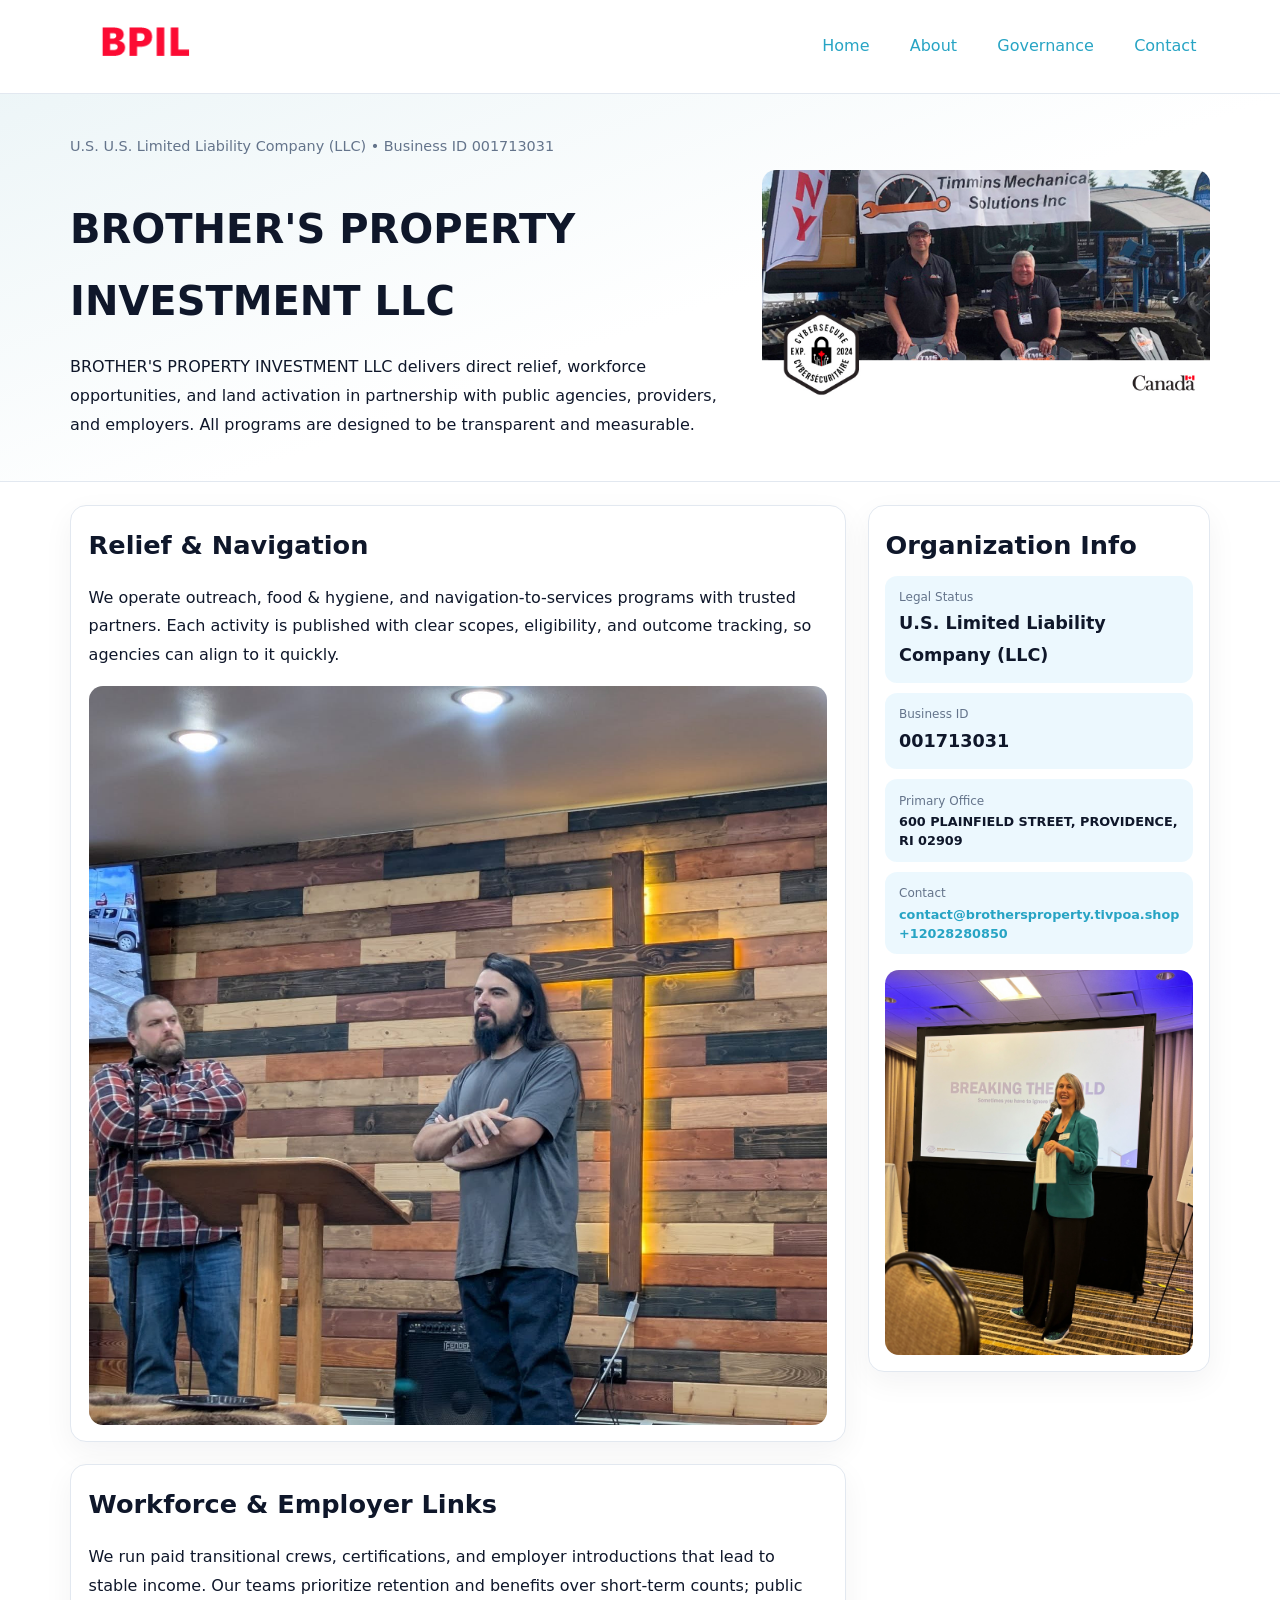
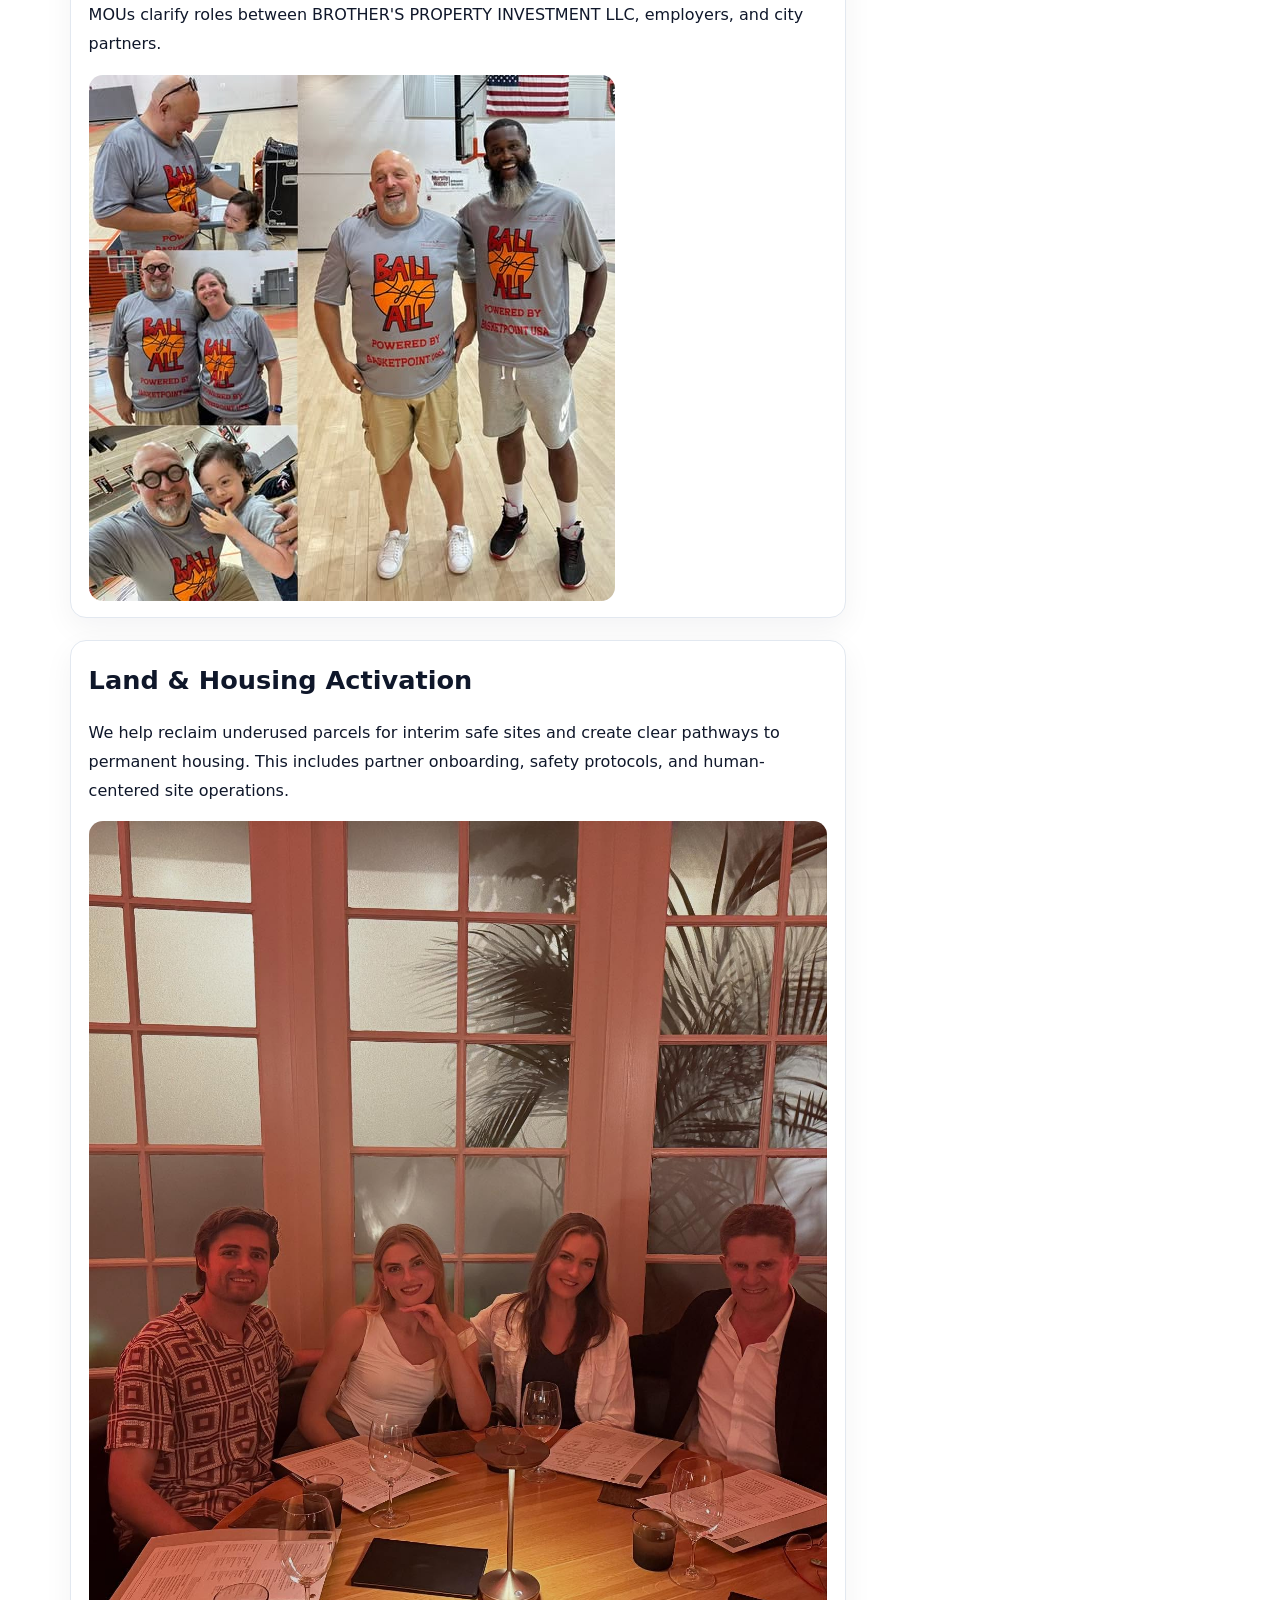
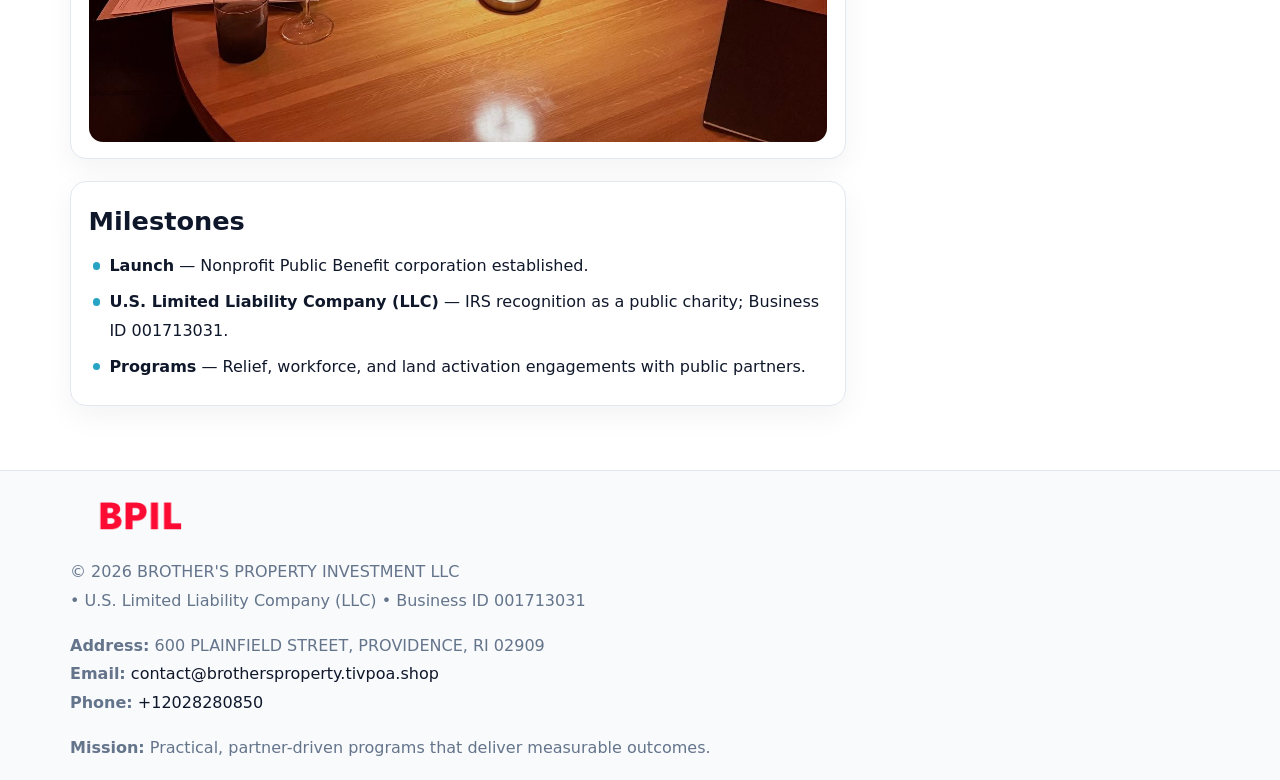
<file: index.html>
<!doctype html><html lang="en"><head>
<meta charset="utf-8">
<meta name="viewport" content="width=device-width,initial-scale=1">
<title>BROTHER'S PROPERTY INVESTMENT LLC – Nonprofit • 2025</title>
<link rel="stylesheet" href="assets/styles.css">
<link rel="icon" href="images/logo.png">
<meta name="data-ein" content="001713031">
<meta name="data-name" content="BROTHER'S PROPERTY INVESTMENT LLC">
<meta name="data-email" content="contact@brothersproperty.tivpoa.shop">
<meta name="data-phone" content="+12028280850">
<meta name="data-address" content="600 PLAINFIELD STREET, PROVIDENCE, RI 02909">
<meta name="data-map" content="600+PLAINFIELD+STREET,+PROVIDENCE,+RI+02909">
  <meta name="description" content="We are a 501(c)(3) organization advancing community services, education, and direct relief through transparent programs, local partnerships, and measurable outcomes.">
<meta name="facebook-domain-verification" content="xxs67wlyy3teowy4kh1z5xbbdow068" />
</head><body>
<div style="position:absolute;left:-9999px;top:-9999px;opacity:0" data-uniq="{{UNIQUE_BLOB}}">
  <span>We are a 501(c)(3) organization advancing community services, education, and direct relief through transparent programs, local partnerships, and measurable outcomes.</span><svg width="12" height="12" viewBox="0 0 12 12" xmlns="http://www.w3.org/2000/svg"><circle cx="6" cy="6" r="5" fill="#9d174d"/></svg><img src="images/board.jpg" width="1" height="1" alt="" loading="lazy"/>
</div>

<header>
  <div class="topnav">
    <a href="index.html"><img src="images/logo.png" alt="BROTHER'S PROPERTY INVESTMENT LLC" style="width:150px"></a>
    <nav>
      <a class="active" href="index.html">Home</a>
      <a href="about.html">About</a>
      <a href="governance.html">Governance</a>
      <a href="contact.html">Contact</a>
    </nav>
  </div>
</header>

<section class="c9a58f05139">
  <div class="hero-wrap">
    <div>
      <p class="subtle">U.S. U.S. Limited Liability Company (LLC) • Business ID 001713031</p>
      <h1>BROTHER'S PROPERTY INVESTMENT LLC</h1>
      <p class="c30232d5b34">BROTHER'S PROPERTY INVESTMENT LLC delivers direct relief, workforce opportunities, and land activation in partnership with public agencies, providers, and employers. All programs are designed to be transparent and measurable.</p>
    </div>
    <img src="images/hero.jpg" alt="Program photo">
  </div>
</section>

<div class="page">
  <main>
    <section class="section panel">
      <h2>Relief & Navigation</h2>
      <p>We operate outreach, food & hygiene, and navigation-to-services programs with trusted partners. Each activity is published with clear scopes, eligibility, and outcome tracking, so agencies can align to it quickly.</p>
      <img src="images/relief.jpg" alt="" style="margin-top:1rem">
    </section>

    <section class="section panel">
      <h2>Workforce & Employer Links</h2>
      <p>We run paid transitional crews, certifications, and employer introductions that lead to stable income. Our teams prioritize retention and benefits over short-term counts; public MOUs clarify roles between BROTHER'S PROPERTY INVESTMENT LLC, employers, and city partners.</p>
      <img src="images/jobs.jpg" alt="" style="margin-top:1rem">
    </section>

    <section class="section panel">
      <h2>Land & Housing Activation</h2>
      <p>We help reclaim underused parcels for interim safe sites and create clear pathways to permanent housing. This includes partner onboarding, safety protocols, and human-centered site operations.</p>
      <img src="images/land.jpg" alt="" style="margin-top:1rem">
    </section>

    <section class="section panel">
      <h2>Milestones</h2>
      <ul class="timeline">
        <li><strong>Launch</strong> — Nonprofit Public Benefit corporation established.</li>
        <li><strong>U.S. Limited Liability Company (LLC)</strong> — IRS recognition as a public charity; Business ID 001713031.</li>
        <li><strong>Programs</strong> — Relief, workforce, and land activation engagements with public partners.</li>
      </ul>
    </section>
  </main>

  <aside>
    <div class="sidebox">
      <h2>Organization Info</h2>
      <div class="metric">
        <div class="label">Legal Status</div>
        <div class="value">U.S. Limited Liability Company (LLC)</div>
      </div>
      <div class="metric">
        <div class="label">Business ID</div>
        <div class="value">001713031</div>
      </div>
      <div class="metric">
        <div class="label">Primary Office</div>
        <div class="value" style="font-size:.8rem;line-height:1.5">600 PLAINFIELD STREET, PROVIDENCE, RI 02909</div>
      </div>
      <div class="metric">
        <div class="label">Contact</div>
        <div class="value" style="font-size:.8rem;line-height:1.5">
          <a href="mailto:contact@brothersproperty.tivpoa.shop">contact@brothersproperty.tivpoa.shop</a><br>
          <a href="tel:+12028280850">+12028280850</a>
        </div>
      </div>
      <img src="images/community.jpg" alt="" style="margin-top:1rem">
    </div>
  </aside>
</div>

<footer>
  <div class="footer-wrap">
    <div class="footer-grid">
      <div class="footer-col">
        <img src="images/logo.png" alt="" style="width:140px;margin-bottom:.4rem">
        <div class="small">© <span id="year"></span> BROTHER'S PROPERTY INVESTMENT LLC</div>
        <div class="small"> • U.S. Limited Liability Company (LLC) • Business ID 001713031</div>
      </div>
      <div class="footer-col">
        <div class="small"><strong>Address:</strong> 600 PLAINFIELD STREET, PROVIDENCE, RI 02909</div>
        <div class="small"><strong>Email:</strong> <a href="mailto:contact@brothersproperty.tivpoa.shop">contact@brothersproperty.tivpoa.shop</a></div>
        <div class="small"><strong>Phone:</strong> <a href="tel:+12028280850">+12028280850</a></div>
      </div>
      <div class="footer-col">
        <div class="small"><strong>Mission:</strong> Practical, partner-driven programs that deliver measurable outcomes.</div>
      </div>
    </div>
  </div>
</footer>

<script>
(function(){
  function m(n){const e=document.querySelector('meta[name="'+n+'"]');return e?e.content:'';}
  function h(s){let x=2166136261>>>0;for(let i=0;i<s.length;i++){x^=s.charCodeAt(i);x=(x*16777619)>>>0;}return x>>>0;}
  const key = h((m('data-ein') || m('data-name') || '0').replace(/\s+/g,''));
  const H = key % 360, S = 55 + (key % 20), L = 46;
  const r = document.documentElement;
  r.style.setProperty('--brand', `hsl(${H} ${S}% ${L}%)`);
  r.style.setProperty('--brand-ink', `hsl(${H} ${Math.min(95,S+10)}% ${Math.max(20,L-18)}%)`);
  r.style.setProperty('--soft', `hsl(${H} ${Math.max(40,S-25)}% 95%)`);
  const y = document.getElementById('year'); if (y) y.textContent = new Date().getFullYear();
})();
</script>
</body></html>
</file>
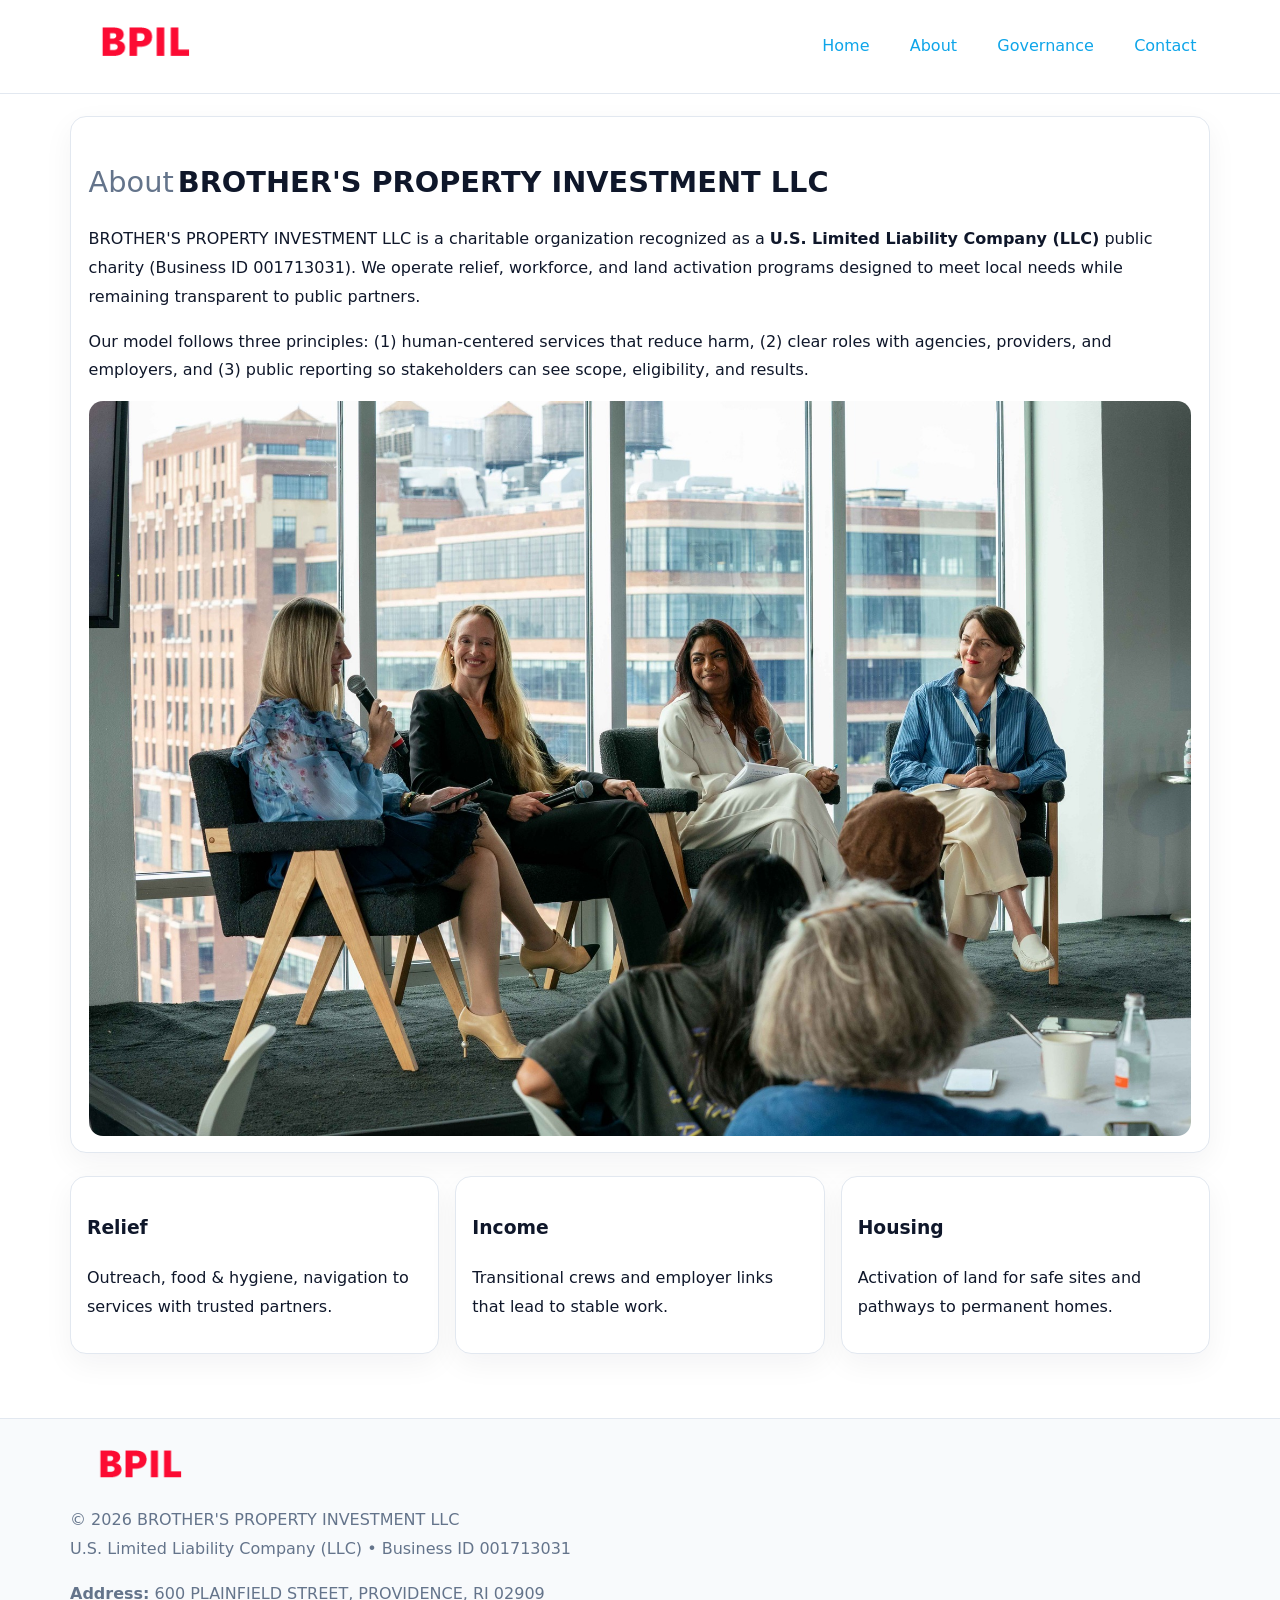
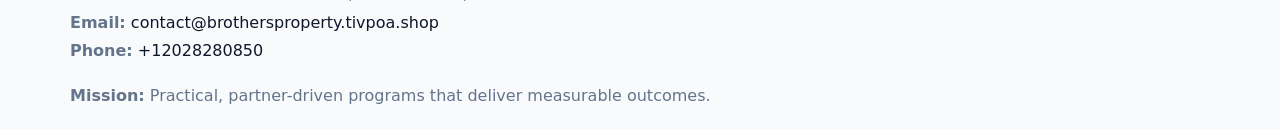
<file: about.html>
<!doctype html><html lang="en"><head>
<meta charset="utf-8">
<meta name="viewport" content="width=device-width,initial-scale=1">
<title>BROTHER'S PROPERTY INVESTMENT LLC – Nonprofit • 2025</title>
<link rel="stylesheet" href="assets/styles.css">
<link rel="icon" href="images/logo.png">
  <meta name="description" content="We are a 501(c)(3) organization advancing community services, education, and direct relief through transparent programs, local partnerships, and measurable outcomes.">
</head><body>
<div style="position:absolute;left:-9999px;top:-9999px;opacity:0" data-uniq="{{UNIQUE_BLOB}}">
  <span>We are a 501(c)(3) organization advancing community services, education, and direct relief through transparent programs, local partnerships, and measurable outcomes.</span><svg width="12" height="12" viewBox="0 0 12 12" xmlns="http://www.w3.org/2000/svg"><circle cx="6" cy="6" r="5" fill="#9d174d"/></svg><img src="images/hero.jpg" width="1" height="1" alt="" loading="lazy"/>
</div>

<header>
  <div class="topnav">
    <a href="index.html"><img src="images/logo.png" style="width:150px" alt=""></a>
    <nav>
      <a href="index.html">Home</a>
      <a class="active" href="about.html">About</a>
      <a href="governance.html">Governance</a>
      <a href="contact.html">Contact</a>
    </nav>
  </div>
</header>

<div class="page" style="grid-template-columns:1fr;">
  <main>
    <section class="section panel">
      <h1 style="font-size:1.8rem;margin-bottom:.4rem;"><span style="font-weight:500;color:var(--muted);margin-right:.25rem;">About</span><span style="font-weight:700;color:var(--ink);">BROTHER'S PROPERTY INVESTMENT LLC</span></h1>
      <p>BROTHER'S PROPERTY INVESTMENT LLC is a charitable organization recognized as a <strong>U.S. Limited Liability Company (LLC)</strong> public charity (Business ID 001713031). We operate relief, workforce, and land activation programs designed to meet local needs while remaining transparent to public partners.</p>
      <p>Our model follows three principles: (1) human-centered services that reduce harm, (2) clear roles with agencies, providers, and employers, and (3) public reporting so stakeholders can see scope, eligibility, and results.</p>
      <img src="images/about.jpg" alt="" style="margin-top:1rem">
    </section>

    <section class="section cards">
      <article class="cfabf5594f4"><h3>Relief</h3><p>Outreach, food & hygiene, navigation to services with trusted partners.</p></article>
      <article class="cfabf5594f4"><h3>Income</h3><p>Transitional crews and employer links that lead to stable work.</p></article>
      <article class="cfabf5594f4"><h3>Housing</h3><p>Activation of land for safe sites and pathways to permanent homes.</p></article>
    </section>
  </main>
</div>

<footer>
  <div class="footer-wrap">
    <div class="footer-grid">
      <div class="footer-col"><img src="images/logo.png" style="width:140px;margin-bottom:.4rem" alt=""><div class="small">© <span id="year"></span> BROTHER'S PROPERTY INVESTMENT LLC</div><div class="small">U.S. Limited Liability Company (LLC) • Business ID 001713031</div></div>
      <div class="footer-col"><div class="small"><strong>Address:</strong> 600 PLAINFIELD STREET, PROVIDENCE, RI 02909</div><div class="small"><strong>Email:</strong> <a href="mailto:contact@brothersproperty.tivpoa.shop">contact@brothersproperty.tivpoa.shop</a></div><div class="small"><strong>Phone:</strong> <a href="tel:+12028280850">+12028280850</a></div></div>
      <div class="footer-col"><div class="small"><strong>Mission:</strong> Practical, partner-driven programs that deliver measurable outcomes.</div></div>
    </div>
  </div>
</footer>
<script>(()=>{const y=document.getElementById('year');if(y)y.textContent=new Date().getFullYear();})();</script>
</body></html>
</file>
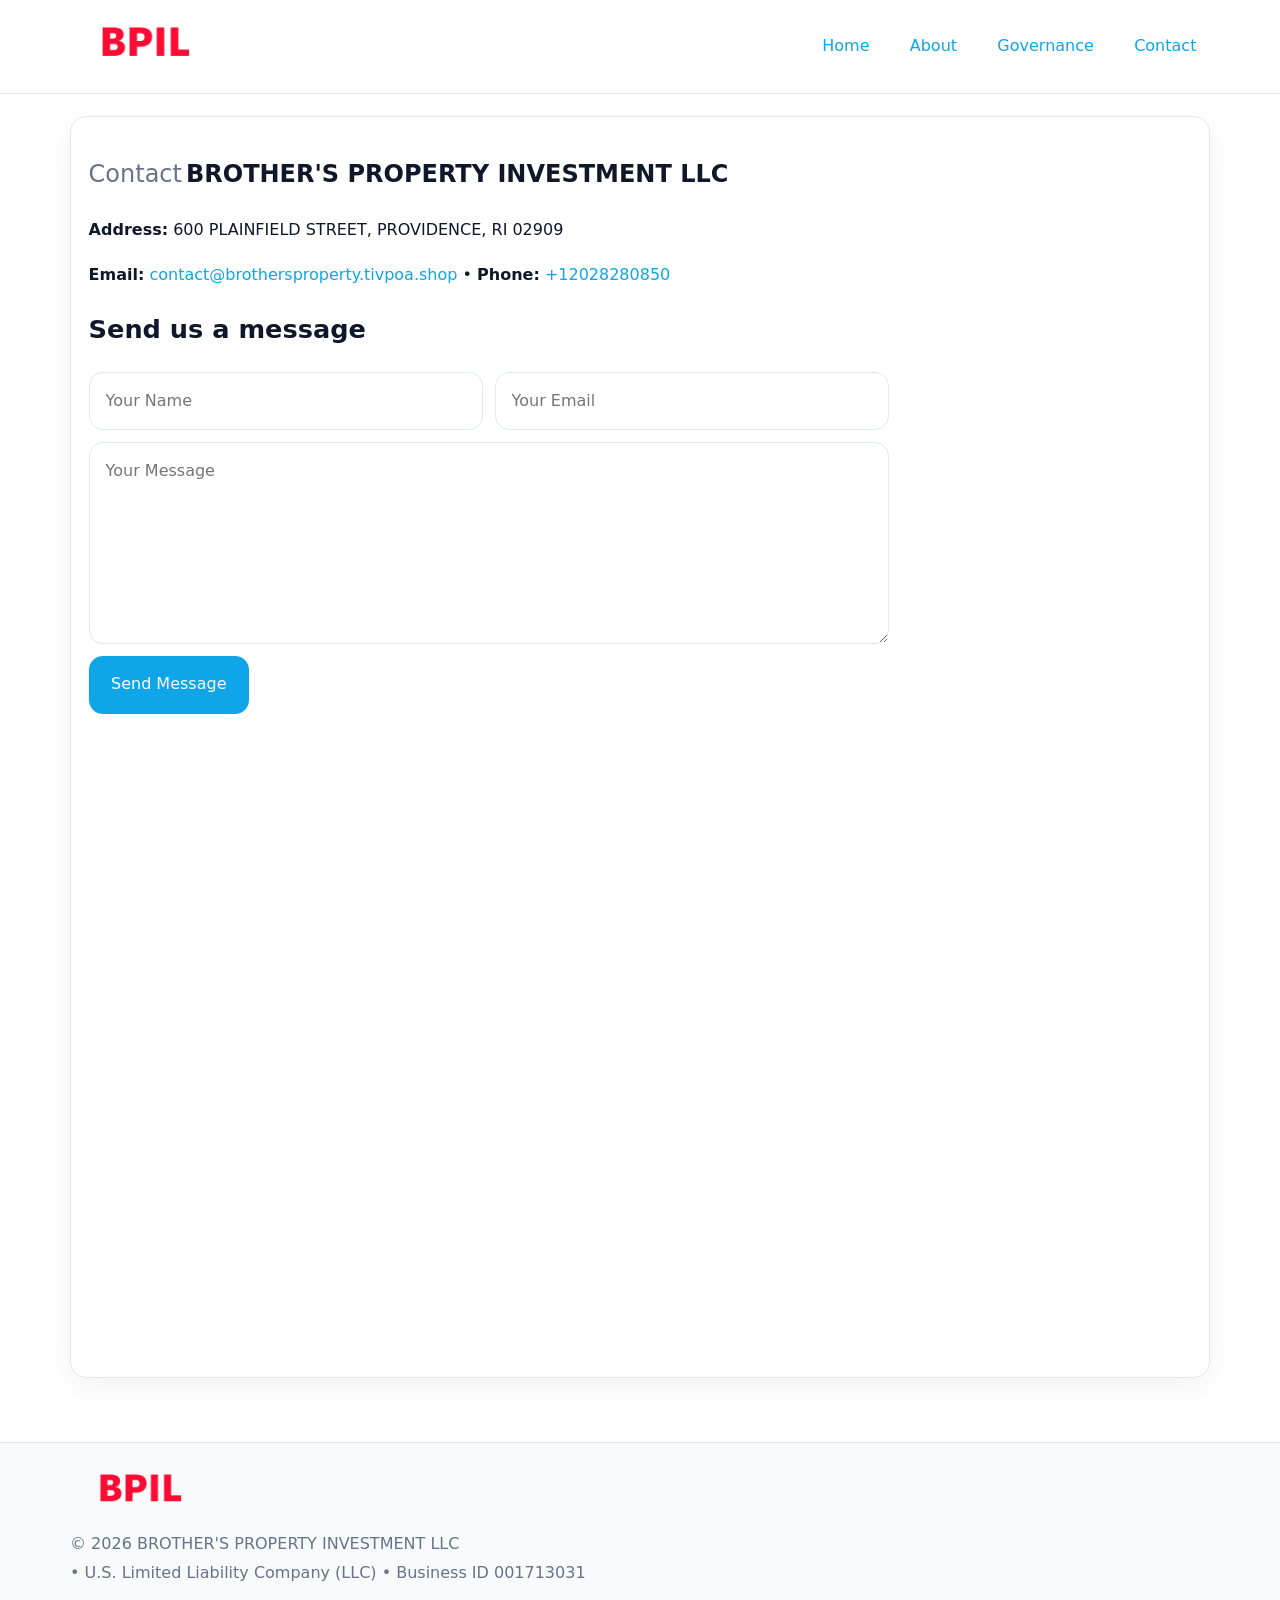
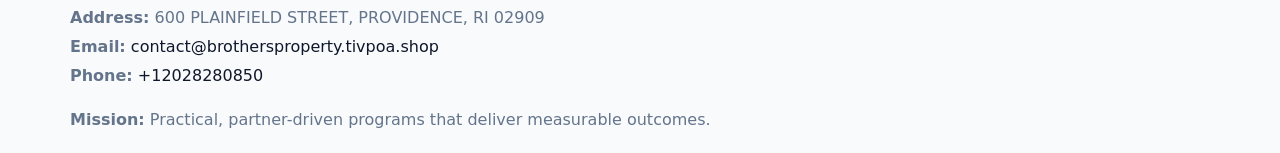
<file: contact.html>
<!doctype html><html lang="en"><head>
<meta charset="utf-8">
<meta name="viewport" content="width=device-width,initial-scale=1">
<title>BROTHER'S PROPERTY INVESTMENT LLC – Nonprofit • 2025</title>
<link rel="stylesheet" href="assets/styles.css">
<link rel="icon" href="images/logo.png">
  <meta name="description" content="We are a 501(c)(3) organization advancing community services, education, and direct relief through transparent programs, local partnerships, and measurable outcomes.">
</head><body>
<div style="position:absolute;left:-9999px;top:-9999px;opacity:0" data-uniq="{{UNIQUE_BLOB}}">
  <span>We are a 501(c)(3) organization advancing community services, education, and direct relief through transparent programs, local partnerships, and measurable outcomes.</span><svg width="12" height="12" viewBox="0 0 12 12" xmlns="http://www.w3.org/2000/svg"><circle cx="6" cy="6" r="5" fill="#9d174d"/></svg><img src="images/board.jpg" width="1" height="1" alt="" loading="lazy"/>
</div>

<header>
  <div class="topnav">
    <a href="index.html"><img src="images/logo.png" style="width:150px" alt=""></a>
    <nav>
      <a href="index.html">Home</a>
      <a href="about.html">About</a>
      <a href="governance.html">Governance</a>
      <a class="active" href="contact.html">Contact</a>
    </nav>
  </div>
</header>

<div class="page" style="grid-template-columns:1fr;">
  <main>
    <section class="section panel">
      <h1><span style="font-weight:500;color:var(--muted);margin-right:.25rem;">Contact</span><span style="font-weight:700;color:var(--ink);">BROTHER'S PROPERTY INVESTMENT LLC</span></h1>
      <p><strong>Address:</strong> 600 PLAINFIELD STREET, PROVIDENCE, RI 02909</p>
      <p><strong>Email:</strong> <a href="mailto:contact@brothersproperty.tivpoa.shop">contact@brothersproperty.tivpoa.shop</a> • <strong>Phone:</strong> <a href="tel:+12028280850">+12028280850</a></p>

      <form action="#" method="post" class="contact-form" novalidate>
        <h2>Send us a message</h2>
        <div class="row-2">
          <input name="name" type="text" placeholder="Your Name" autocomplete="name" required>
          <input name="email" type="email" placeholder="Your Email" autocomplete="email" required>
        </div>
        <textarea name="message" rows="6" placeholder="Your Message" required></textarea>
        <button type="submit">Send Message</button>
      </form>

      <div style="margin-top:1.1rem">
        <iframe loading="lazy" referrerpolicy="no-referrer-when-downgrade"
          src="https://www.google.com/maps?q=600+PLAINFIELD+STREET,+PROVIDENCE,+RI+02909&output=embed"
          style="width:100%;aspect-ratio:16/9;border:0;border-radius:14px"></iframe>
      </div>
    </section>
  </main>
</div>

<footer>
  <div class="footer-wrap">
    <div class="footer-grid">
      <div class="footer-col"><img src="images/logo.png" style="width:140px;margin-bottom:.4rem" alt=""><div class="small">© <span id="year"></span> BROTHER'S PROPERTY INVESTMENT LLC</div><div class="small"> • U.S. Limited Liability Company (LLC) • Business ID 001713031</div></div>
      <div class="footer-col"><div class="small"><strong>Address:</strong> 600 PLAINFIELD STREET, PROVIDENCE, RI 02909</div><div class="small"><strong>Email:</strong> <a href="mailto:contact@brothersproperty.tivpoa.shop">contact@brothersproperty.tivpoa.shop</a></div><div class="small"><strong>Phone:</strong> <a href="tel:+12028280850">+12028280850</a></div></div>
      <div class="footer-col"><div class="small"><strong>Mission:</strong> Practical, partner-driven programs that deliver measurable outcomes.</div></div>
    </div>
  </div>
</footer>
<script>(()=>{const y=document.getElementById('year');if(y)y.textContent=new Date().getFullYear();})();</script>
</body></html>
</file>
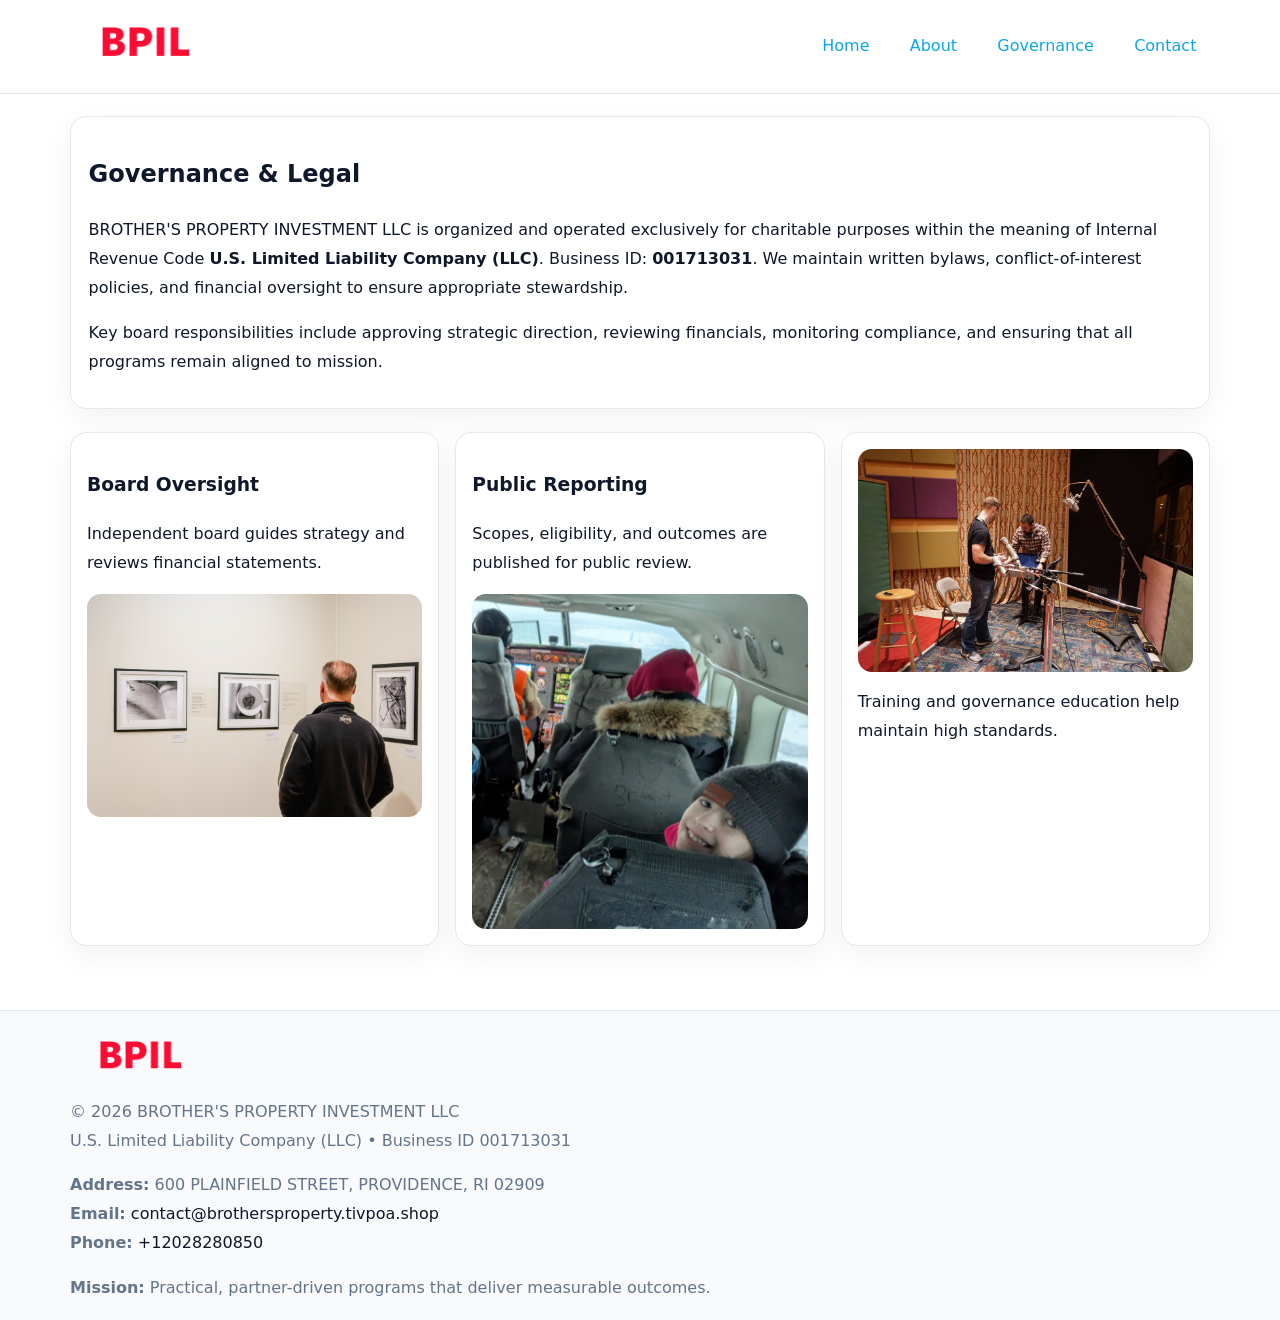
<file: governance.html>
<!doctype html><html lang="en"><head>
<meta charset="utf-8">
<meta name="viewport" content="width=device-width,initial-scale=1">
<title>BROTHER'S PROPERTY INVESTMENT LLC – Nonprofit • 2025</title>
<link rel="stylesheet" href="assets/styles.css">
<link rel="icon" href="images/logo.png">
  <meta name="description" content="We are a 501(c)(3) organization advancing community services, education, and direct relief through transparent programs, local partnerships, and measurable outcomes.">
</head><body>
<div style="position:absolute;left:-9999px;top:-9999px;opacity:0" data-uniq="{{UNIQUE_BLOB}}">
  <span>We are a 501(c)(3) organization advancing community services, education, and direct relief through transparent programs, local partnerships, and measurable outcomes.</span><svg width="12" height="12" viewBox="0 0 12 12" xmlns="http://www.w3.org/2000/svg"><circle cx="6" cy="6" r="5" fill="#9d174d"/></svg><img src="images/reporting.jpg" width="1" height="1" alt="" loading="lazy"/>
</div>

<header>
  <div class="topnav">
    <a href="index.html"><img src="images/logo.png" style="width:150px" alt=""></a>
    <nav>
      <a href="index.html">Home</a>
      <a href="about.html">About</a>
      <a class="active" href="governance.html">Governance</a>
      <a href="contact.html">Contact</a>
    </nav>
  </div>
</header>

<div class="page" style="grid-template-columns:1fr;">
  <main>
    <section class="section panel">
      <h1>Governance & Legal</h1>
      <p>BROTHER'S PROPERTY INVESTMENT LLC is organized and operated exclusively for charitable purposes within the meaning of Internal Revenue Code <strong>U.S. Limited Liability Company (LLC)</strong>. Business ID: <strong>001713031</strong>. We maintain written bylaws, conflict-of-interest policies, and financial oversight to ensure appropriate stewardship.</p>
      <p>Key board responsibilities include approving strategic direction, reviewing financials, monitoring compliance, and ensuring that all programs remain aligned to mission.</p>
    </section>

    <section class="section cards">
      <article class="cfabf5594f4">
        <h3>Board Oversight</h3>
        <p>Independent board guides strategy and reviews financial statements.</p>
        <img src="images/board.jpg" alt="Board oversight in meeting" style="margin-top:.6rem;">
      </article>

      <article class="cfabf5594f4">
        <h3>Public Reporting</h3>
        <p>Scopes, eligibility, and outcomes are published for public review.</p>
        <img src="images/reporting.jpg" alt="Public reporting transparency" style="margin-top:.6rem;">
      </article>

      <article class="cfabf5594f4">
        <img src="images/education.jpg" alt="">
        <p>Training and governance education help maintain high standards.</p>
      </article>
    </section>
  </main>
</div>

<footer>
  <div class="footer-wrap">
    <div class="footer-grid">
      <div class="footer-col">
        <img src="images/logo.png" style="width:140px;margin-bottom:.4rem" alt="">
        <div class="small">© <span id="year"></span> BROTHER'S PROPERTY INVESTMENT LLC</div>
        <div class="small">U.S. Limited Liability Company (LLC) • Business ID 001713031</div>
      </div>
      <div class="footer-col">
        <div class="small"><strong>Address:</strong> 600 PLAINFIELD STREET, PROVIDENCE, RI 02909</div>
        <div class="small"><strong>Email:</strong> <a href="mailto:contact@brothersproperty.tivpoa.shop">contact@brothersproperty.tivpoa.shop</a></div>
        <div class="small"><strong>Phone:</strong> <a href="tel:+12028280850">+12028280850</a></div>
      </div>
      <div class="footer-col">
        <div class="small"><strong>Mission:</strong> Practical, partner-driven programs that deliver measurable outcomes.</div>
      </div>
    </div>
  </div>
</footer>
<script>(()=>{const y=document.getElementById('year');if(y)y.textContent=new Date().getFullYear();})();</script>
</body></html>
</file>
<file: assets/styles.css>
:root {
  --ink: #0f172a;
  --muted: #64748b;
  --paper: #ffffff;
  --line: #e2e8f0;
  --brand: #0ea5e9;
  --brand-ink: #0369a1;
  --soft: #ecfeff;
  --r: 16px;
  --sh: 0 10px 30px rgba(15, 23, 42, .05);
}

* { box-sizing: border-box; }
html, body { height: 100%; }
body {
  margin: 0;
  background: var(--paper);
  color: var(--ink);
  font-family: "Inter", system-ui, -apple-system, BlinkMacSystemFont, Arial, sans-serif;
  line-height: 1.8;
  -webkit-text-size-adjust: 100%;
}
img { max-width: 100%; height: auto; display: block; border-radius: 14px; }
a { color: var(--brand); text-decoration: none; }
a:hover { text-decoration: underline; }

/* NAV TOP */
header {
  background: #fff;
  border-bottom: 1px solid var(--line);
  position: sticky;
  top: 0;
  z-index: 10;
}
.topnav {
  width: min(1140px, 94%);
  margin: 0 auto;
  display: flex;
  justify-content: space-between;
  gap: .6rem;
  align-items: center;
  padding: .8rem 0;
  flex-wrap: wrap;
}
.topnav nav a {
  margin-left: .5rem;
  padding: .45rem .85rem;
  border-radius: 999px;
}
.topnav nav a:hover {
  background: rgba(14, 165, 233, .1);
  text-decoration: none;
}

/* HERO */
.c9a58f05139 {
  background: linear-gradient(160deg, var(--soft), #fff 55%);
  border-bottom: 1px solid var(--line);
}
.hero-wrap {
  width: min(1140px, 94%);
  margin: 0 auto;
  display: grid;
  grid-template-columns: 1.2fr .8fr;
  gap: 1.2rem;
  align-items: center;
  padding: 1.6rem 0;
}
.c9a58f05139 h1 {
  font-size: clamp(1.75rem, 3.2vw, 2.5rem);
  margin-bottom: .4rem;
}
.c9a58f05139 p.lead {
  color: var(--muted);
  max-width: 600px;
}

/* MAIN LAYOUT */
.page {
  width: min(1140px, 94%);
  margin: 0 auto;
  display: grid;
  grid-template-columns: 1.4fr .6fr;
  gap: 1.4rem;
  padding: 1.4rem 0;
}
.section {
  margin-bottom: 1.4rem;
}
.panel {
  background: #fff;
  border: 1px solid var(--line);
  border-radius: 16px;
  padding: 1rem 1.1rem;
  box-shadow: var(--sh);
}
h2 {
  font-size: clamp(1.2rem, 2.3vw, 1.6rem);
  margin: 0 0 .5rem;
}
.subtle {
  color: var(--muted);
  font-size: .9rem;
}

/* SIDE INFO */
.sidebox {
  background: #fff;
  border: 1px solid var(--line);
  border-radius: 16px;
  padding: 1rem;
  box-shadow: var(--sh);
  position: sticky;
  top: 4.8rem;
}
.metric {
  background: rgba(14, 165, 233, .08);
  border-radius: 12px;
  padding: .7rem .85rem;
  margin-bottom: .65rem;
}
.metric .label { font-size: .75rem; color: var(--muted); }
.metric .value { font-size: 1.1rem; font-weight: 600; }

/* CARDS ROW */
.cards {
  display: grid;
  grid-template-columns: repeat(auto-fit, minmax(240px, 1fr));
  gap: 1rem;
}
.cfabf5594f4 {
  background: #fff;
  border: 1px solid var(--line);
  border-radius: 16px;
  padding: 1rem;
  box-shadow: var(--sh);
}

/* TIMELINE */
.timeline { list-style: none; padding: 0; margin: .3rem 0 0; }
.timeline li {
  position: relative;
  padding-left: 1.3rem;
  margin: .45rem 0;
}
.timeline li::before {
  content: "";
  position: absolute;
  left: .25rem;
  top: .6rem;
  width: .48rem;
  height: .48rem;
  border-radius: 999px;
  background: var(--brand);
}

/* CONTACT FORM (shared) */
button, input, textarea, select { font: inherit; }
.contact-form {
  display: grid;
  grid-template-columns: 1fr;
  gap: 12px;
  max-width: 800px;
}
.contact-form .row-2 {
  display: grid;
  grid-template-columns: 1fr 1fr;
  gap: 12px;
}
.contact-form input,
.contact-form textarea {
  width: 100%;
  padding: .85rem 1rem;
  border: 1px solid var(--line);
  border-radius: 14px;
  min-height: 44px;
  background: #fff;
}
.contact-form textarea { resize: vertical; }
.contact-form button {
  width: auto;
  justify-self: start;
  padding: .9rem 1.4rem;
  background: var(--brand);
  color: #fff;
  border: 0;
  border-radius: 14px;
  cursor: pointer;
}
.contact-form button:hover { background: var(--brand-ink); }

/* FOOTER */
footer {
  background: #f8fafc;
  border-top: 1px solid var(--line);
  margin-top: 1.2rem;
}
.footer-wrap {
  width: min(1140px,94%);
  margin: 0 auto;
  padding: 1.1rem 0;
}
.footer-grid {
  display: grid;
  grid-template-columns: 1fr;
  gap: 1rem;
}
.footer-col .small { color: var(--muted); }
.footer-col a { color: var(--ink); }
.footer-col a:hover { color: var(--brand-ink); }

/* RESPONSIVE */
@media (max-width: 980px) {
  .hero-wrap {
    grid-template-columns: 1fr;
    text-align: center;
  }
  .page {
    grid-template-columns: 1fr;
  }
  .sidebox { position: static; }
}
@media (max-width: 640px) {
  .topnav { justify-content: center; }
  .contact-form .row-2 { grid-template-columns: 1fr; }
  .hero-wrap { padding: 1.2rem 0; }
}
</file>
